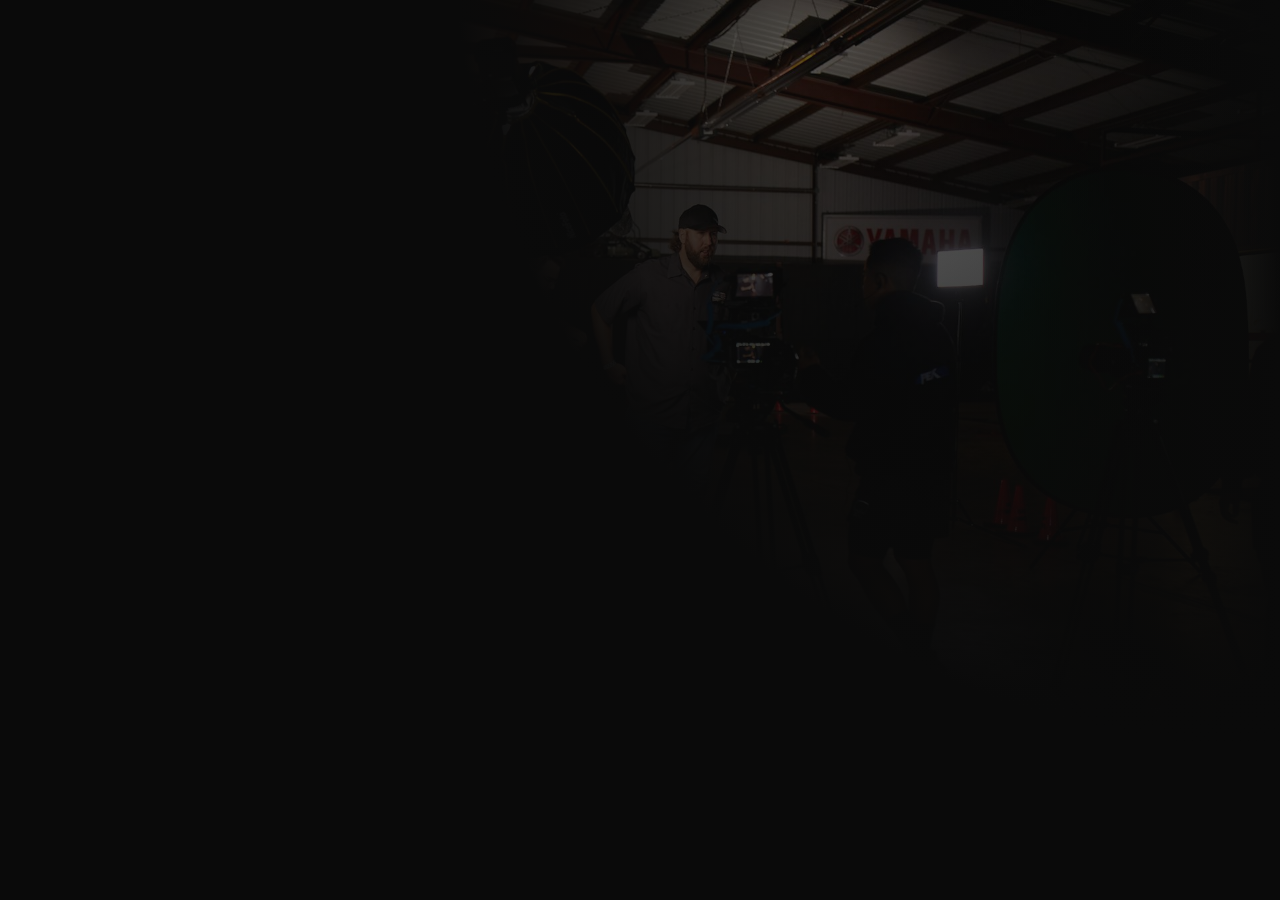
<file: 001-background-opacity-gradient/index.html>
<!DOCTYPE html>
<html lang="en">

<head>
  <meta charset="UTF-8">
  <meta name="viewport" content="width=device-width, initial-scale=1.0">
  <title>001 background opacity gradient</title>
</head>
<style>
:root {
    --black: #0a0a0a;
    --white: white;
    --charcoal: #191a1a;
    --green: #1ff990;
    --gradient-animation--margin-top: 0px;
    --gradient-animation--margin-bottom: 0px;
    --gradient-animation--margin-left: 0px;
    --gradient-animation--margin-right: 0px;
}
* {
    box-sizing: border-box;
}
body {
    background-color: var(--black);
    color: var(--white);
    font-family: Inter Display, sans-serif;
    font-size: 1rem;
    line-height: 1.3;
}
article, aside, details, figcaption, figure, footer, header, hgroup, main, menu, nav, section, summary {
    display: block;
}
img {
    max-width: 100%;
    vertical-align: middle;
    display: inline-block;
}
body {
    -webkit-font-smoothing: antialiased;
    -moz-osx-font-smoothing: grayscale;
    font-smoothing: antialiased;
    text-rendering: optimizeLegibility;
    overscroll-behavior: none;
}

/* background effect */
.background_image {
  z-index: -1;
  width: 115%;
  height: 115%;
  max-width: none;
  opacity: .9;
  object-fit: cover;
  object-position: 50% 50%;
  margin-left: auto;
  margin-right: auto;
  transition: transform .4s linear;
  display: block;
  position: relative;
}

.background_component {
  z-index: -1;
  margin-left: auto;
  margin-right: auto;
  position: absolute;
  top: 0%;
  bottom: 0%;
  left: 0%;
  right: 0%;
}
.background_image-container {
    width: 100%;
    height: 100vh;
    max-height: 50rem;
    max-width: 87rem;
    margin-left: auto;
    margin-right: auto;
    position: relative;
    overflow: hidden;
}

.background_image-wrapper {
  width: 100%;
  height: 100vh;
  max-height: 50rem;
  max-width: 87rem;
  margin-left: auto;
  margin-right: auto;
  position: relative;
  overflow: hidden;
}
.background_edge-gradient {
    z-index: 1;
    width: 100%;
    height: 100%;
    background-image: linear-gradient(to right, var(--black), rgba(10, 10, 10, 0) 38%, rgba(10, 10, 10, 0) 62%, var(--black));
    position: absolute;
}
.background_image-gradient {
  height: 9rem;
  background-image: linear-gradient(to top, var(--black), rgba(0, 0, 0, .82) 32%, rgba(0, 0, 0, 0));
  position: absolute;
  top: auto;
  bottom: 0%;
  left: 0%;
  right: 0%;
}

.background_gradient-wrapper {
  z-index: 2;
  width: 100%;
  height: 100%;
  justify-content: center;
  align-items: center;
  display: flex;
  position: absolute;
  top: 0%;
  bottom: 0%;
  left: 0%;
  right: 0%;
  overflow: hidden;
  transform: translate(0);
}

.background_gradient {
  width: 200%;
  height: 200%;
  background-image: radial-gradient(circle farthest-corner at 50% 50%, rgba(0, 0, 0, 0), var(--black) 65%);
}
.background_image {
    width: 100%;
    height: 100%;
  }
.background_gradient {
  background-image: radial-gradient(circle, rgba(0, 0, 0, 0), #000 60%);
}
@media screen and (max-width: 991px){
  .background_image {
    width: 100%;
    height: 100%;
}
.background_edge-gradient {
    display: none;
}
.background_gradient {
    background-image: radial-gradient(circle, rgba(0, 0, 0, 0), #000 60%);
}
}


</style>
<body>

  <div class="background_component" style="opacity: 1;">
    <div class="background_image-container">
      <div class="background_gradient-wrapper">
        <div class="background_gradient"
          style="background: radial-gradient(at 101% 20%, hsla(0, 0.00%, 0.00%, 0.00), var(--black) 46%);"></div>
      </div>
      <div class="background_edge-gradient"></div>
      <div class="background_image-wrappe">
        <img
          src="pexels-miguel-de-la-rosa-506672258-16175210.jpg" 
          class="background_image" >
        </div>
      <div class="background_image-gradient"></div>
    </div>
  </div>

  <!-- https://www.bootcdn.cn/jquery/ -->
  <script src="https://cdn.bootcdn.net/ajax/libs/jquery/3.6.0/jquery.min.js" type="text/javascript"  crossorigin="anonymous"></script>


  <script>
    $(document).mousemove(function (event) {
      let windowWidth = $(window).width();
      // Only execute if window width is greater than 990px
      if (windowWidth > 990) {
        let windowHeight = $(window).height();
        let intensity = 3;
        let mouseXpercentage = Math.round((event.pageX / windowWidth) * 100);
        let mouseYpercentage = Math.round((event.pageY / windowHeight) * 100);
        let mouseXpercentagetenx = Math.round(
          ((event.pageX / windowWidth) * 10 - 5) * intensity
        );
        let mouseYpercentagetenx = Math.round(
          ((event.pageY / windowHeight) * 10 - 5) * intensity
        );
    
        console.log(
          `x-percent is ${mouseXpercentagetenx}`,
          `y-percent is ${mouseYpercentagetenx}`
        );
    
        $(".background_gradient").css(
          "background",
          "radial-gradient(at " +
            mouseXpercentage +
            "% " +
            mouseYpercentage +
            "%, hsla(0, 0.00%, 0.00%, 0.00), var(--black) 46%)"
        );
    
        $(".background_image").css(
          "transform",
          "translate(" + mouseXpercentagetenx + "px," + mouseYpercentagetenx + "px)"
        );
      }
    });
    </script>

</body>

</html>
</file>
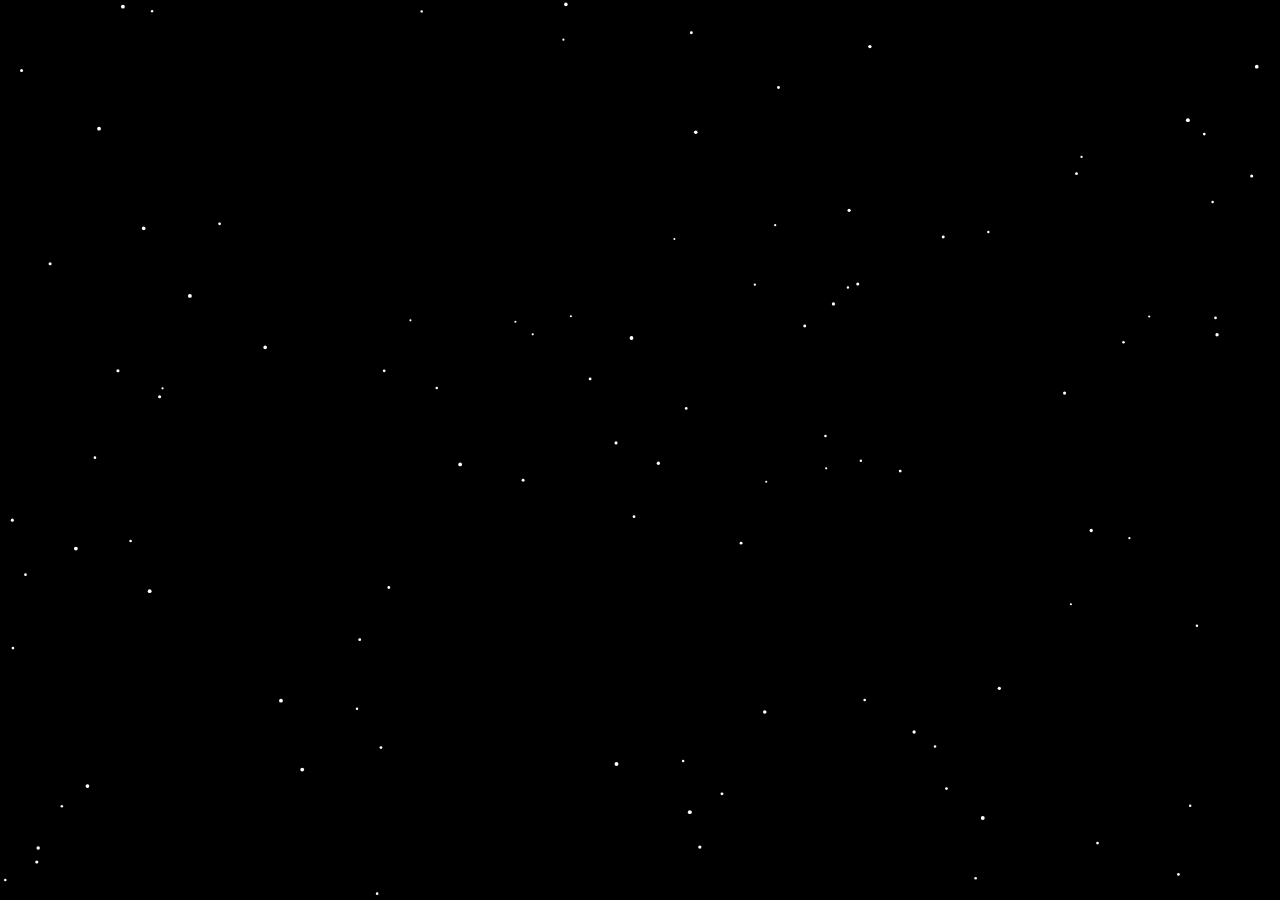
<file: 002-floating-stars-canvas/index.html>
<!DOCTYPE html>
<html>
<head>
    <title>Particle Animation (Canvas)</title>
    <style>
        body {
            margin: 0;
            overflow: hidden;
            background: black;
        }
        canvas {
            display: block;
        }
    </style>
</head>
<body>
    <canvas id="canvas"></canvas>

    <script>
        const canvas = document.getElementById("canvas");
        const ctx = canvas.getContext("2d");

        // Set canvas size to fill the entire window
        canvas.width = window.innerWidth;
        canvas.height = window.innerHeight;

        const floatingSpeed = 0.5; // Adjust this value to control the floating speed
        const sizeRange = { min: 1, max: 2 }; // Adjust these values to control the size range

        // Generate random particles
        const particles = [];
        const particleCount = 100;

        for (let i = 0; i < particleCount; i++) {
            particles.push({
                x: Math.random() * canvas.width,
                y: Math.random() * canvas.height,
                radius: Math.random() * (sizeRange.max - sizeRange.min) + sizeRange.min,
                speed: Math.random() * floatingSpeed + 1
            });
        }

        // Animation loop
        function animate() {
            // Clear canvas
            ctx.clearRect(0, 0, canvas.width, canvas.height);

            // Update particle positions
            particles.forEach(particle => {
                particle.y -= particle.speed;

                // Reset particle position if it goes off-screen
                if (particle.y < 0) {
                    particle.x = Math.random() * canvas.width;
                    particle.y = canvas.height;
                }

                // Draw particle
                ctx.beginPath();
                ctx.arc(particle.x, particle.y, particle.radius, 0, Math.PI * 2);
                ctx.fillStyle = "white";
                ctx.fill();
            });

            // Call animate recursively
            requestAnimationFrame(animate);
        }

        // Start animation
        animate();
    </script>
</body>
</html>
</file>
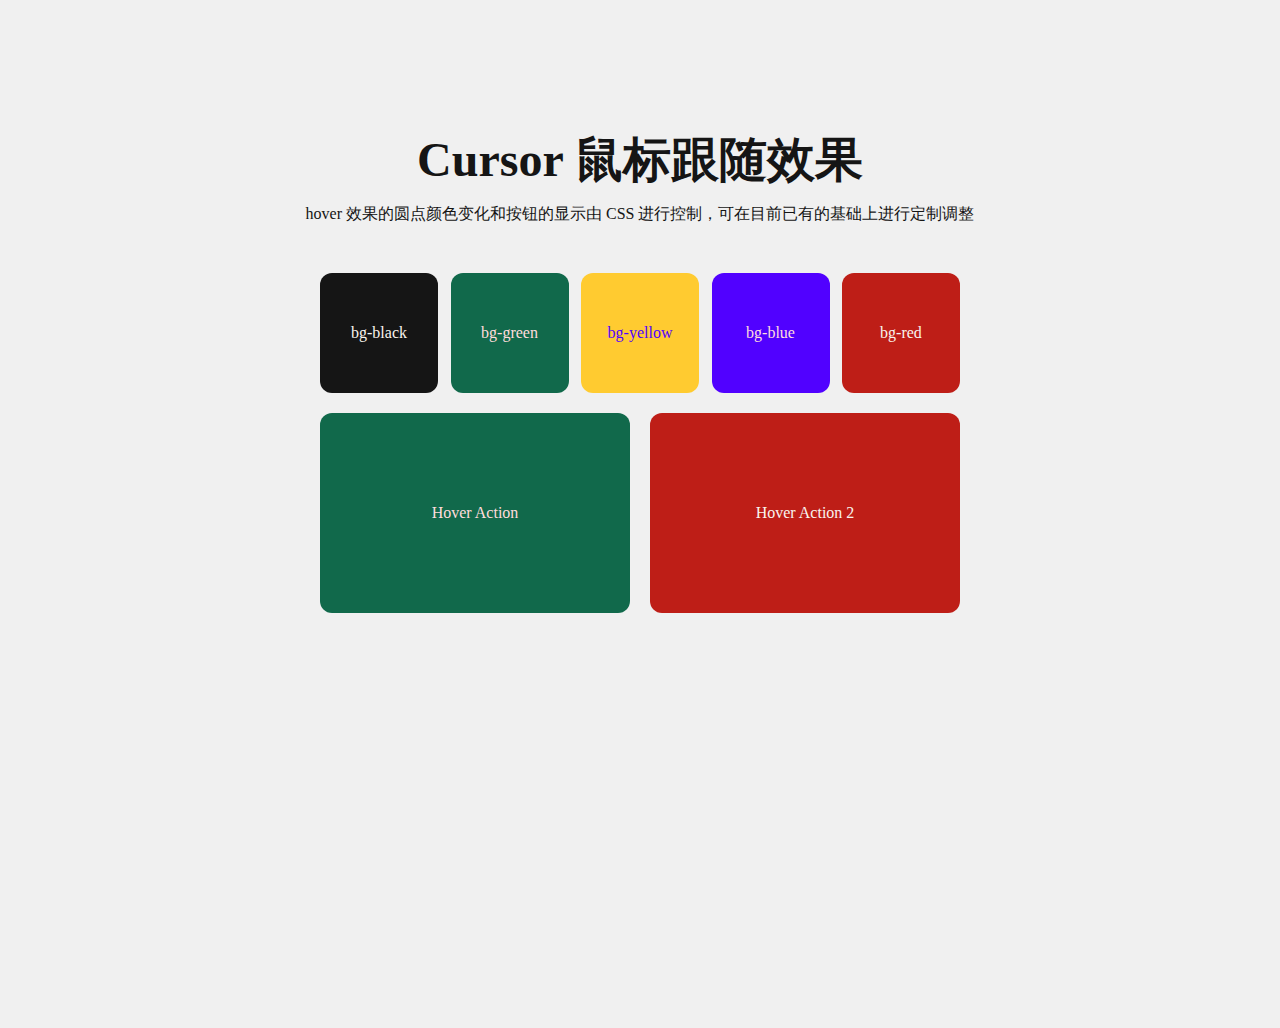
<file: cursor/001-cursor-following/index.html>
<!DOCTYPE html>
<html lang="en">
<head>
  <meta charset="UTF-8">
  <meta name="viewport" content="width=device-width, initial-scale=1.0">
  <title> 001 - Cursor following </title>
</head>
<link rel="stylesheet" href="common/reset.css">
<link rel="stylesheet" href="cursor.css">
<link rel="stylesheet" href="custom.css">

<body class="case-test">

  <!-- Copy HTML  | Cursor content -->
   <!-- <div id="cursor"></div> -->
   <div id="cursor" >
      <a href="" target="" class="popin-button__wrapper hover " id="play-button">
          <div class="cursor-button popin-button bg-yellow size-xl">
            Click ↗
          </div>
      </a>        
      <a href="" target="" class="popin-button__wrapper hover " id="start-button">
          <div class="cursor-button popin-button bg-green size-xl">
              Start ↗
          </div>
      </a>    
  </div>

   <!-- End Copy | Cursor content -->

   <!-- Effect Content -->
    <!-- 效果来源： https://popingroup.com/
    https://popingroup.com/wp-content/themes/popin/assets/js/components/cursor.js -->

    <div class="effect">
      <div class="effect-tip">
        <h1>Cursor 鼠标跟随效果</h1>
        <p>
          hover 效果的圆点颜色变化和按钮的显示由 CSS 进行控制，可在目前已有的基础上进行定制调整
        </p>

      </div>
      <div class="effect-box">
          <a href="" class="effect-hover bg-black">bg-black</a>
          <a href="" class="effect-hover bg-green">bg-green</a>
          <a href="" class="effect-hover bg-yellow">bg-yellow</a>
          <a href="" class="effect-hover bg-blue">bg-blue</a>
          <a href="" class="effect-hover bg-red">bg-red</a>
      </div>
      <div class="effect-box">
        <a href="" class="effect-btn hover-play bg-green">Hover Action</a>
        <a href="" class="effect-btn start-hover  hover-play bg-red">Hover   Action 2
        </a>

    </div>

   <!-- End Effect Content -->


   <!-- Copy JS | JS Content -->
   <script src="https://cdnjs.cloudflare.com/ajax/libs/gsap/3.12.5/gsap.min.js" integrity="sha512-7eHRwcbYkK4d9g/6tD/mhkf++eoTHwpNM9woBxtPUBWm67zeAfFC+HrdoE2GanKeocly/VxeLvIqwvCdk7qScg==" crossorigin="anonymous" referrerpolicy="no-referrer"></script>
  <script type="module" >
    import Cursor from "./cursor.js";  
    const cursor = new Cursor();  
  </script>
</body>
</html>
</file>
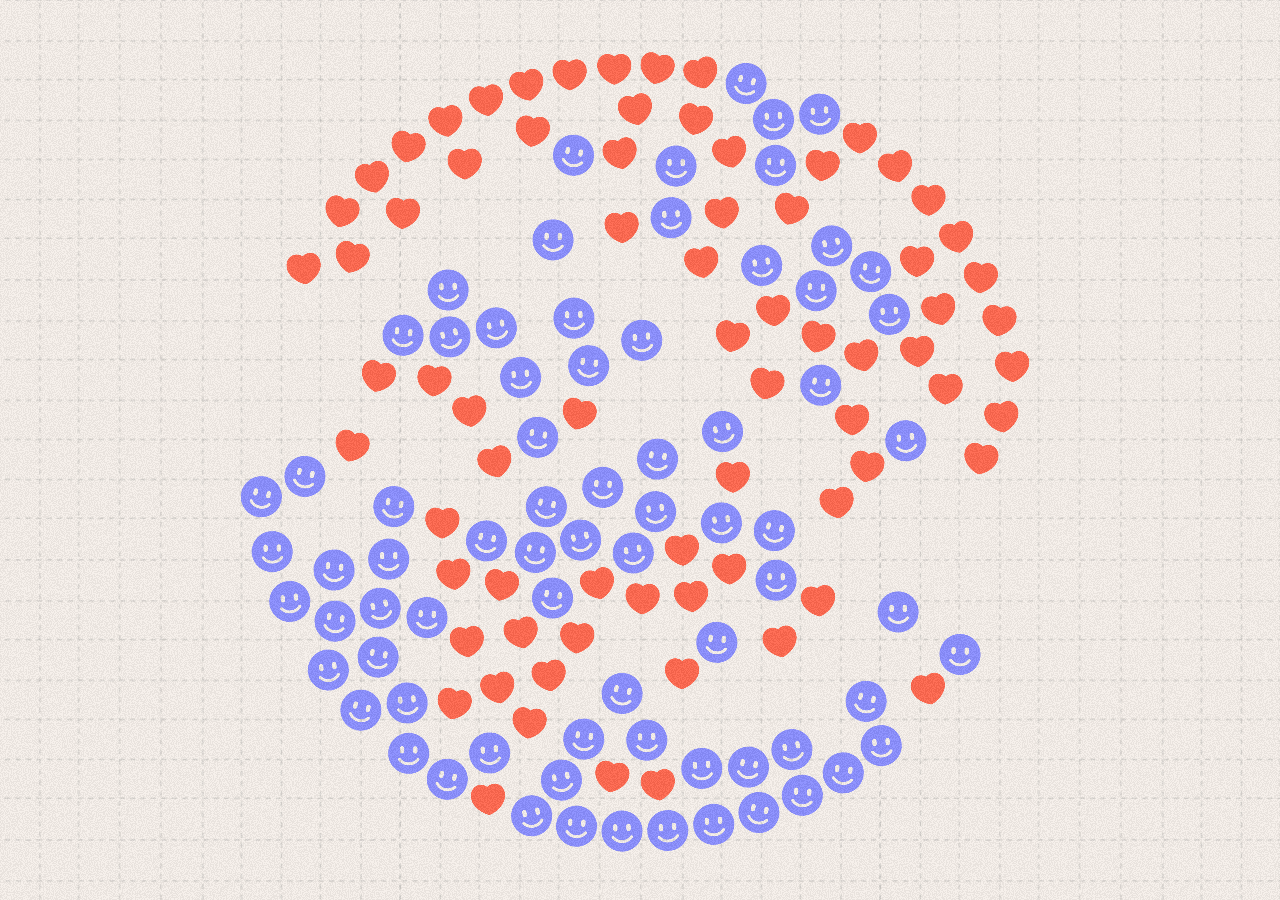
<file: effects/005-[finished]-shader_gravity-particle/index.html>
<!DOCTYPE html>
<html>
<head>
	<meta charset="UTF-8">
	<meta http-equiv="X-UA-Compatible" content="IE=9; IE=8; IE=7; IE=EDGE"/>
	<meta name="viewport" content="width=device-width, initial-scale=1.0">
	<style>
		body {
			padding: 0;
			margin: 0;
			background: none transparent;
			overflow: hidden;
			background: #f6f0ea;
		}
		.bg{
			position: fixed;
			left: 0;
			right: 0;
			top: 0;
			width: 100%;
			height: 100%;
			z-index: 0;
			background: url(data/bg-grid.png) repeat center top;
			opacity: 0.75;
		}
		
		/* noise */
		.bg-noise {
				position: fixed;
				z-index: 12;
				width: 100vw;
				height: 100vh;
				background-image: url(data/noise.gif);
				background-position: 0 0,0 0;
				background-size: auto,cover;
				background-repeat: repeat,no-repeat;
				opacity: .05;
		}



		a:active,
		a:hover,
		a:visited,
		a:link {
			color: black;
		}

		canvas{
			position: fixed;
			top: 0;
			left: 0;
			right: 0;
			bottom: 0;
		}

		#p5_loading {

			position: fixed;
			top: 0;
			left: 0;
			right: 0;
			bottom: 0;
		}

	</style>
	<script type="text/javascript" src="p5/p5.min.js"></script>
	<script type="module" src="js/sketch.js"></script>
</head>
<body>
<div class="bg"></div>
<div class="bg-noise"></div>
<div id="p5_loading">
</div>
</body>
</html>
</file>
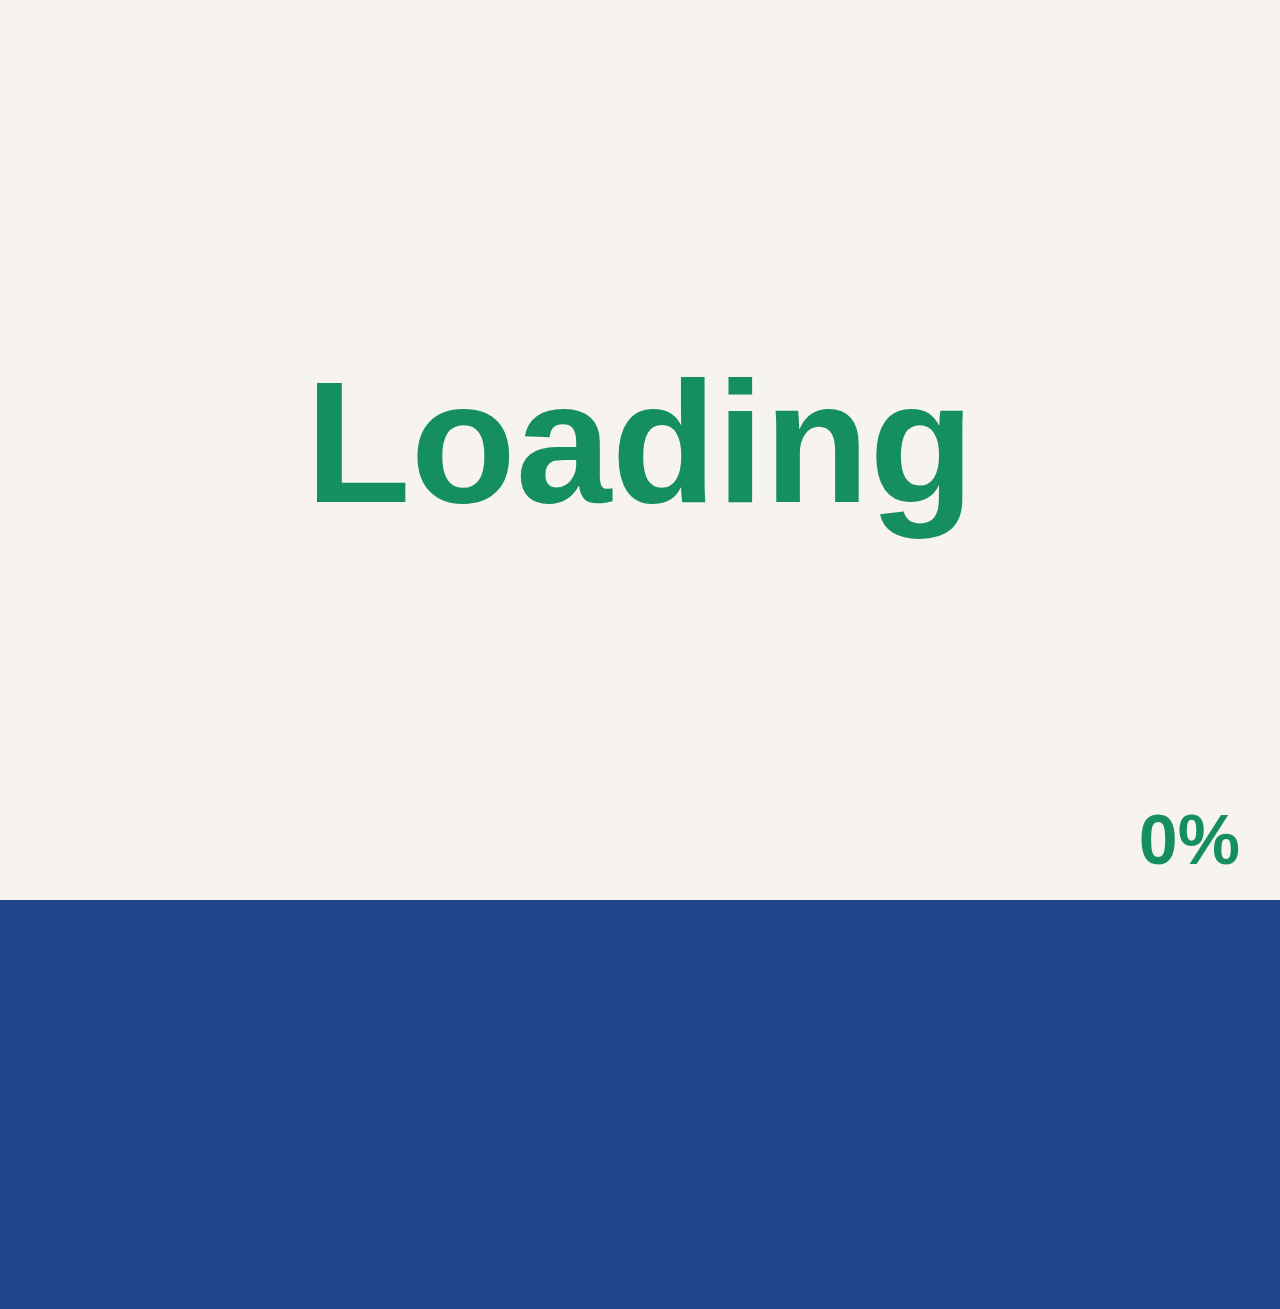
<file: preloader/001-popingroup/index.html>
<!DOCTYPE html>
<html lang="en">

<head>
  <meta charset="UTF-8">
  <meta name="viewport" content="width=device-width, initial-scale=1.0">
  <title>001 Loader</title>
  <link rel="stylesheet" href="assets/reset.css">
  <link rel="stylesheet" href="libs/splitting.css">
  <link rel="stylesheet" href="libs/splitting-cells.css">
  <link rel="stylesheet" href="assets/preloader.css">
</head>

<body>
<!-- Preloader Content -->
  <div class="loading-screen start-hover">
    <div class="loading-screen__text color-green" id="green-loading" >Loading</div>
    <div class="loading-screen__progress bg-red">
      <div class="ls__text-wrapper hover-blue">
        <div class="loading-screen__text color-pink" id="pink-loading">
          Loading
        </div>
        <div class="loading-screen__enter color-pink">
          Ready
        </div>
      </div>
    </div>
    <div class="loading-screen__percent ">0%</div>

    <div class="loading-screen__start-button-mobile">
      <a href="#" target="" class="popin-button__wrapper hover " id="">
        <div class="popin-button bg-white size-xl">
          Enter
        </div>
      </a>
    </div>
  </div>

  <div class="page-transition">
    <div class="pt__curtain --first"></div>
    <!-- <div class="pt__curtain --second"></div> -->
    <div class="pt__curtain --third"></div>
  </div>
<!-- End Preloader Content -->


  <!-- Example Content -->
  <style>
    .example {
      width: 90%;
      margin: 10% auto 80px;
      max-width: 960px;
    }

    h1 {
      font-size: 36px;
      font-weight: bold;
      color: #101010;
      text-align: center;
    }

    p {
      font-size: 16px;
      line-height: 1.33;
      margin: 16px auto 32px;
      text-align: center;
    }

    ul {
      display: grid;
      grid-gap: 16px;
      /* 元素间隔 */
      list-style-type: none;
      /* 移除列表默认样式 */
      padding: 0;
      /* 移除默认padding */
    }
    .example-link{
      text-decoration: underline;
    }
    /* 767px以上使用3栏布局 */
    @media (min-width: 768px) {
      ul {
        grid-template-columns: repeat(3, 1fr);
        /* 三栏布局 */
      }
    }

    /* 468px到767px使用两栏布局 */
    @media (min-width: 468px) and (max-width: 767px) {
      ul {
        grid-template-columns: repeat(2, 1fr);
        /* 两栏布局 */
      }
    }

    /* 467px以下使用单栏布局 */
    @media (max-width: 467px) {
      ul {
        grid-template-columns: 1fr;
        /* 单栏布局 */
      }
    }
  </style>

  <div class="example">
    <h1>Preloading Effect</h1>
    <p  style="margin-bottom:0;">Make by <a href="https://606design.art/" class="example-link" target="_blank">Rico | 606 DESIGN</a> </p>
    <p><a class="example-link" href="https://606design.art/" target="_blank">浏览更多动效资产</a> </p>
    <ul>
      <li><img src="assets/01.jpg" alt=""></li>
      <li><img src="assets/02.jpg" alt=""></li>
      <li><img src="assets/03.jpg" alt=""></li>
      <li><img src="assets/04.jpg" alt=""></li>
      <li><img src="assets/05.jpg" alt=""></li>
      <li><img src="assets/06.jpg" alt=""></li>
    </ul>
  </div>
  <!-- End Example Content -->
  <!-- <script src="https://cdn.jsdelivr.net/npm/gsap@3.12.5/dist/gsap.min.js"></script> -->
  <script src="libs/gsap.min.js"></script>
  <script src="libs/splitting.min.js"></script>
  <script type="module" src="preloader.js"></script>
</body>

</html>
</file>
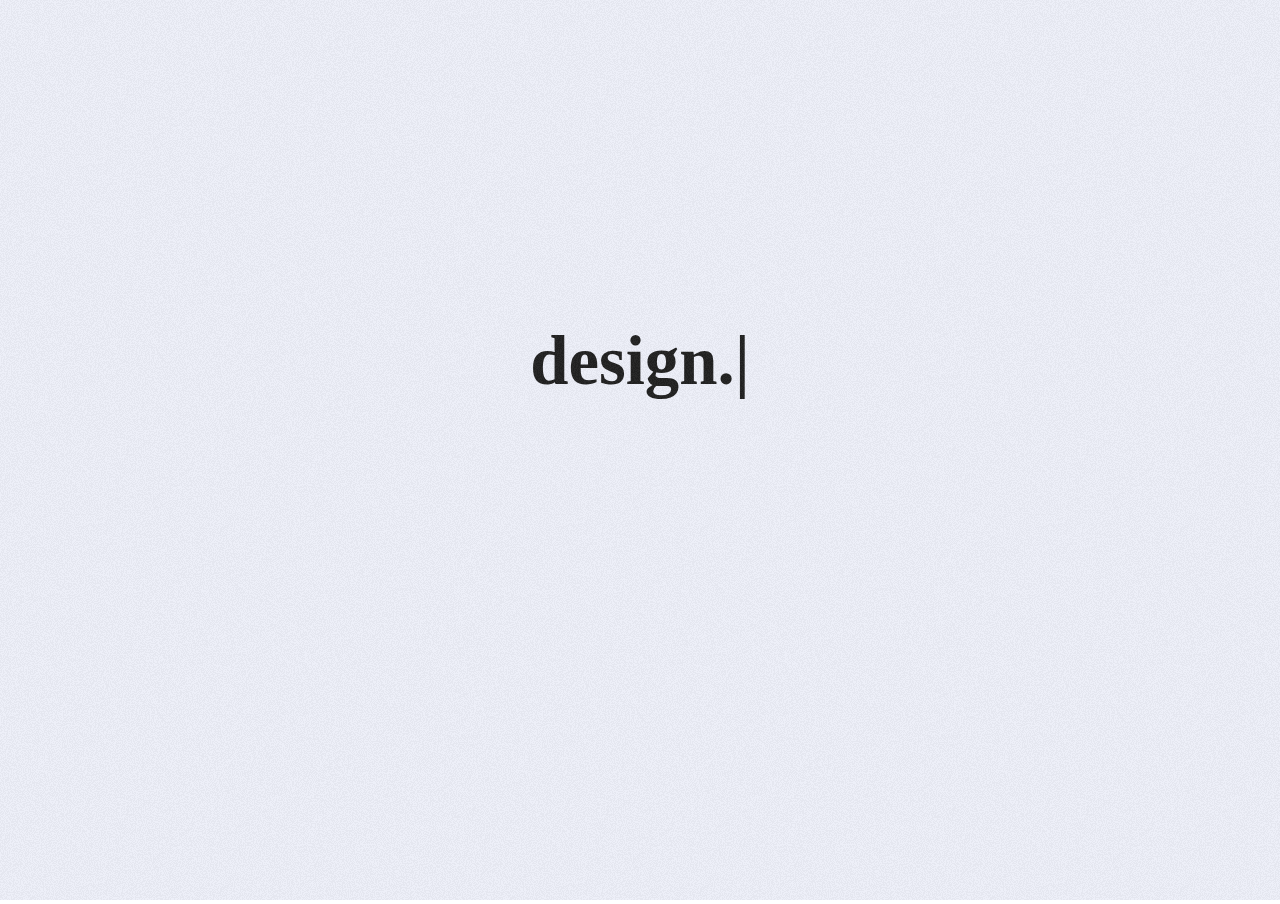
<file: preloader/002-type-writer/index.html>
<!DOCTYPE html>
<html lang="en">
  <head>
    <meta charset="UTF-8" />
    <meta http-equiv="X-UA-Compatible" content="IE=edge" />
    <meta name="viewport" content="width=device-width, initial-scale=1.0" />
    <title>Loading 002 Type Write</title>
  </head>
  <body>
    <!-- START preloader-wrapper -->
    <div class="preloader-wrapper" id="preloader" style="">
      <div class="preloader-inner">
        <h1 class="typing-text preloader-text"></h1>
      </div>
      <div class="noise"></div>
    </div>
    <!-- END preloader-wrapper -->
    <style>
        .noise {
            position: absolute;
            z-index: 1;
            top: 0;
            left: 0;
            right: 0;
            bottom: 0;
            width: 100vw;
            height: 100vh;
            background-image: url(assets/noise.gif);
            background-position: 0 0, 0 0;
            background-size: auto, cover;
            background-repeat: repeat, no-repeat;
            opacity: 0.03;
        }
    </style>
    <style>
      /*------------------------------------------------------------------
        # preloader style
        -------------------------------------------------------------------*/
      .preloader-wrapper {
        position: fixed;
        top: 0;
        left: 0;
        height: 100vh;
        width: 100vw;
        z-index: 9999999;
        text-align: center;
        overflow: hidden;
        background-color: #edeff8;
        transition: 1s;
      }

      .preloader-inner {
        position: absolute;
        top: 50%;
        left: 50%;
        width: 100%;
        transition: 0.7s ease;
        transform: translate(-50%, -50%);
      }

      .preloader-wrapper.loaded {
        height: 0;
      }
      .preloader-wrapper.loaded img {
        opacity: 0;
      }
      .preloader-text {
        font-size: 60px;
        font-size: clamp(48px, 36.323943662px + 2.5352112676vw, 96px);
        line-height: normal;
        color: #222;
        margin-top: -128px;
      }

      .typing-text::after {
        content: "|";
        animation: blink ease 0.7s infinite;
      }

      @keyframes blink {
        0%,
        100% {
          opacity: 0;
        }
        50% {
          opacity: 1;
        }
      }
    </style>
    <script>
        window.onload = function() {
                function preLoader() {
                    var body = document.body;
                    body.classList.add("loaded");
                    var preloaderWrappers = document.querySelectorAll(".preloader-wrapper");
                    preloaderWrappers.forEach(function(wrapper) {
                        wrapper.classList.add("loaded");
                    });
                    var preloaderTexts = document.querySelectorAll(".preloader-text");
                    preloaderTexts.forEach(function(text) {
                        text.style.opacity = 0;
                        text.style.transition = 'opacity 500ms ease-out';
                        setTimeout(function() {
                            text.remove();
                        }, 500);
                    });
                }
                setTimeout(function () {
                    preLoader();
                },6000);
        };
        //loading slow force hide preloader
        //（可选）强制6秒后执行结束Loading
        //   setTimeout(function () {
        //     var perload = document.getElementById("preloader");
        //     perload.style.display = "none";
        //   }, 6000);
      // get the element
      const text = document.querySelector(".typing-text");
      // make a words array
      const words = ["design.", "code.", "repeat."];
      // start typing effect
      setTyper(text, words);
      function setTyper(element, words) {
        const LETTER_TYPE_DELAY = 75;
        const WORD_STAY_DELAY = 1200;
        const DIRECTION_FORWARDS = 0;
        const DIRECTION_BACKWARDS = 1;
        var direction = DIRECTION_FORWARDS;
        var wordIndex = 0;
        var letterIndex = 0;
        var wordTypeInterval;
        startTyping();
        function startTyping() {
          wordTypeInterval = setInterval(typeLetter, LETTER_TYPE_DELAY);
        }

        function typeLetter() {
          const word = words[wordIndex];

          if (direction == DIRECTION_FORWARDS) {
            letterIndex++;

            if (letterIndex == word.length) {
              direction = DIRECTION_BACKWARDS;
              clearInterval(wordTypeInterval);
              setTimeout(startTyping, WORD_STAY_DELAY);
            }
          } else if (direction == DIRECTION_BACKWARDS) {
            letterIndex--;

            if (letterIndex == 0) {
              nextWord();
            }
          }

          const textToType = word.substring(0, letterIndex);

          element.textContent = textToType;
        }

        function nextWord() {
          letterIndex = 0;
          direction = DIRECTION_FORWARDS;
          wordIndex++;

          if (wordIndex == words.length) {
            wordIndex = 0;
          }
        }
      }
    </script>

  <!-- Example Content 内容示例，不需复制 -->
   <style>
    body, html {  
        margin: 0;  
        padding: 0;  
        height: 100%; /* 使得body和html的高度都为100% */  
        overflow-y: hidden;
    }  
    /* 设置iframe样式 */  
    iframe {  
        margin:0 auto;
        padding: 0;
        width: 100%; /* 宽度为父容器的100% */  
        height: auto;
        min-height: 100vh; /* 高度为视口高度的100%，即全屏高度 */  
        border: none; /* 移除iframe的边框 */  
        /* 如果需要滚动条，可以取消注释以下行 */  
        overflow: auto;  

    }  
   </style>
    <iframe src="dont-copy/home/home.html" frameBorder="0" ></iframe>
  <!-- End Example Content -->


  </body>
</html>
</file>
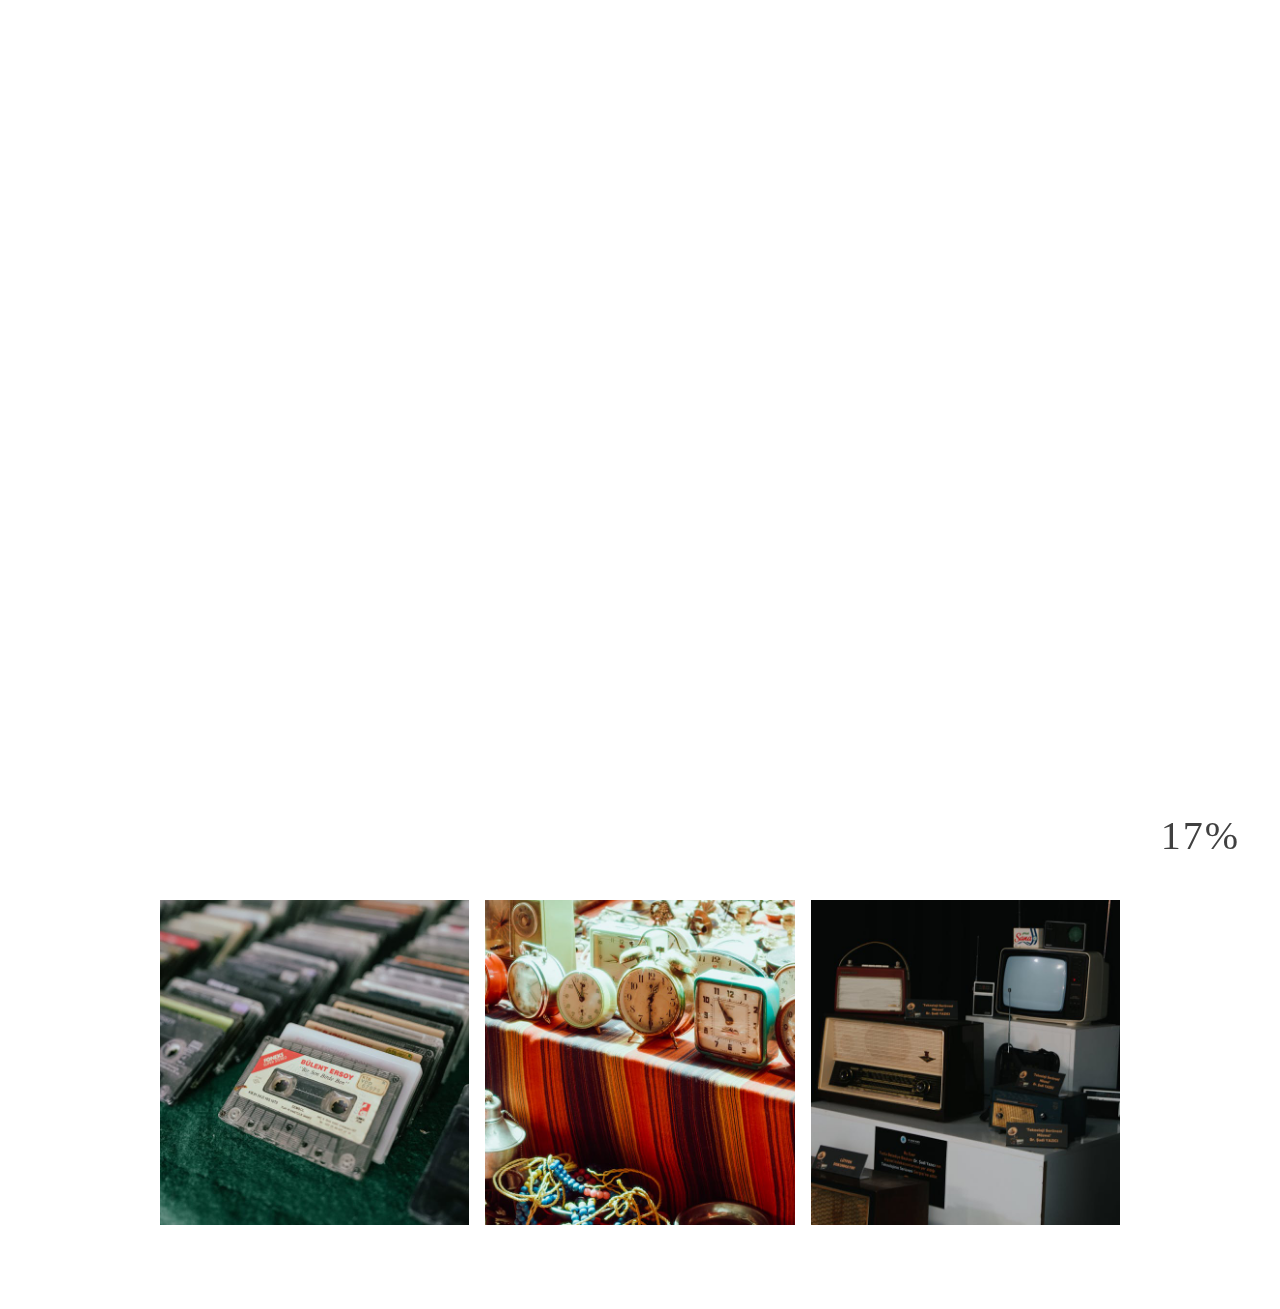
<file: preloader/004-step-overlap/index.html>
<!DOCTYPE html>
<html lang="en">
<head>
  <meta charset="UTF-8">
  <meta name="viewport" content="width=device-width, initial-scale=1.0">
  <title>004 Step Overlap Preloader</title>
  <link rel="stylesheet" href="assets/reset.css">
  <link rel="stylesheet" href="libs/splitting.css">
  <link rel="stylesheet" href="libs/splitting-cells.css">
  <link rel="stylesheet" href="assets/preloader.css">
</head>

<body>
  <div class="preloader">
    <div class="loading-block upperone">
      <div class="preloader-title preloader-splitting words chars splitting">
        <span class="word" data-word="Creative" style="--word-index: 0;">
          <span class="char" data-char="C" style="--char-index: 0;">C</span>
          <span class="char" data-char="r" style="--char-index: 1;">r</span>
          <span class="char" data-char="e" style="--char-index: 2;">e</span>
          <span class="char" data-char="a" style="--char-index: 3;">a</span>
          <span class="char" data-char="t" style="--char-index: 4;">t</span>
          <span class="char" data-char="i" style="--char-index: 5;">i</span>
          <span class="char" data-char="v" style="--char-index: 6;">v</span>
          <span class="char" data-char="e" style="--char-index: 7;">e</span>
          <span class="char" data-char="" style="--char-index: 8;"></span>
          <span class="char" data-char="" style="--char-index: 9;"></span>
        </span>
        <span class="whitespace"></span>
        <span class="word" data-word="Designer" style="--word-index: 1;">
          <span class="char" data-char="D" style="--char-index: 8;">D</span>
          <span class="char" data-char="e" style="--char-index: 9;">e</span>
          <span class="char" data-char="s" style="--char-index: 10;">s</span>
          <span class="char" data-char="i" style="--char-index: 11;">i</span>
          <span class="char" data-char="g" style="--char-index: 12;">g</span>
          <span class="char" data-char="n" style="--char-index: 13;">n</span>
          <span class="char" data-char="e" style="--char-index: 14;">e</span>
          <span class="char" data-char="r" style="--char-index: 15;">r</span>
        </span>
      </div>
      <div class="preloader-progress">
        <div class="preloader-progress-count">
          <span class="loading-num"></span>%
        </div>
      </div>
    </div>
    <div class="loading-block downone"></div>
    <div class="loading-block downtwo"></div>
  </div>
  <!-- Example Content -->
  <style>
    .example {
      width: 90%;
      margin: 10% auto 80px;
      max-width: 960px;
    }

    h1 {
      font-size: 36px;
      font-weight: bold;
      color: #101010;
      text-align: center;
    }

    p {
      font-size: 16px;
      line-height: 1.33;
      margin: 16px auto 32px;
      text-align: center;
    }

    ul {
      display: grid;
      grid-gap: 16px;
      /* 元素间隔 */
      list-style-type: none;
      /* 移除列表默认样式 */
      padding: 0;
      /* 移除默认padding */
    }
    .example-link{
      text-decoration: underline;
    }
    /* 767px以上使用3栏布局 */
    @media (min-width: 768px) {
      ul {
        grid-template-columns: repeat(3, 1fr);
        /* 三栏布局 */
      }
    }

    /* 468px到767px使用两栏布局 */
    @media (min-width: 468px) and (max-width: 767px) {
      ul {
        grid-template-columns: repeat(2, 1fr);
        /* 两栏布局 */
      }
    }

    /* 467px以下使用单栏布局 */
    @media (max-width: 467px) {
      ul {
        grid-template-columns: 1fr;
        /* 单栏布局 */
      }
    }
  </style>
  <div class="example">
    <h1>Preloading Effect</h1>
    <p  style="margin-bottom:0;">Make by <a href="https://606design.art/" class="example-link" target="_blank">Rico | 606 DESIGN</a> </p>
    <p><a class="example-link" href="https://606design.art/" target="_blank">浏览更多动效资产</a> </p>
    <ul>
      <li><img src="assets/01.jpg" alt=""></li>
      <li><img src="assets/02.jpg" alt=""></li>
      <li><img src="assets/03.jpg" alt=""></li>
      <li><img src="assets/04.jpg" alt=""></li>
      <li><img src="assets/05.jpg" alt=""></li>
      <li><img src="assets/06.jpg" alt=""></li>
    </ul>
  </div>
  <!-- End Example Content -->

  <!-- <script src="https://cdn.jsdelivr.net/npm/gsap@3.12.5/dist/gsap.min.js"></script> -->
  <script src="libs/gsap.min.js"></script>
  <script type="module" src="preloader.js"></script>
</body>

</html>
</file>
<file: cursor/001-cursor-following/cursor.css>
/* Color CSS */
:root {
    --color-white: #FFFFFF;
    --color-beige: #F9F4EE;
    --color-black: #151515;
    --color-green: #11694B;
    --color-yellow: #FFCB30;
    --color-pink: #FFDDDD;
    --color-dark-pink: #FCACC5;
    --color-blue: #5101FF;
    --color-red: #BE1E17;
}

body {
    background-color: var(--color-white);
    color: var(--color-black);
}

.bg-white {
    background-color: var(--color-white);
    color: var(--color-black);
}
.bg-beige {
    background-color: var(--color-beige);
    color: var(--color-red);
}
.bg-black {
    background-color: var(--color-black);
    color: var(--color-beige);
}
.bg-green {
    background-color: var(--color-green);
    color: var(--color-pink);
}
.bg-yellow {
    background-color: var(--color-yellow);
    color: var(--color-blue);
}
.bg-pink {
    background-color: var(--color-pink);
    color: var(--color-blue);
}
.bg-dark-pink {
    background-color: var(--color-dark-pink);
    color: var(--color-blue);
}
.bg-blue {
    background-color: var(--color-blue);
    color: var(--color-pink);
}
.bg-red {
    background-color: var(--color-red);
    color: var(--color-beige);
}

.color-white, .color-beige {
    color: var(--color-beige);
}
.color-black {
    color: var(--color-black);
}
.color-green {
    color: var(--color-green);
}
.color-yellow {
    color: var(--color-yellow);
} 
.color-pink {
    color: var(--color-pink);
}
.color-dark-pink {
    color: var(--color-dark-pink);
}
.color-blue {
    color: var(--color-blue);
}
.color-red {
    color: var(--color-red);
}

/* Main */
#cursor {
    --size: 45px;
    --color-blue: #5101FF;
    width: var(--size);
    height: var(--size);
    position: fixed;
    top: 0;
    left: 0;
    background-color: var(--color-blue);
    border-radius: 50%;
    pointer-events: none;
    z-index: 50;
    opacity: 1;
    transition: width .4s ease, height .4s ease, background-color .2s ease, opacity .2s ease;
}
/* body * {
cursor: none !important;
} */
#cursor {
--size: 45px;
width: var(--size);
height: var(--size);
position: fixed;
top: 0;
left: 0;
background-color: var(--color-blue);
border-radius: 50%;
pointer-events: none;
z-index: 50;
opacity: 1;
transition: width .4s ease, height .4s ease, background-color .2s ease, opacity .2s ease;
}

body:not(.cursor-moved) #cursor {
    opacity: 0;
}

.hover {
    cursor: pointer;
}

.cky-btn,
.cky-btn-close {
    cursor: pointer;
}

body:has(.cky-btn:hover) #cursor,
body:has(.cky-btn-close img:hover) #cursor,
body:has(.hover:hover) #cursor {
    --size: 20px;
}

body:has(.bg-black:hover) #cursor,
body:has(.bg-red:hover) #cursor {
    background-color: var(--color-beige);
}
body:has(.bg-green:hover) #cursor {
    background-color: var(--color-pink);
}
body:has(.bg-blue:hover) #cursor {
    background-color: var(--color-pink);
}
body:has(.bg-dark-pink:hover) #cursor,
body:has(.bg-pink:hover) #cursor,
body:has(.bg-yellow:hover) #cursor,
body:has(.hover-blue:hover) #cursor {
    background-color: var(--color-blue);
}
body:has(.bg-beige:hover) #cursor {
    background-color: var(--color-red);
}
body:has(.hover-difference:hover) #cursor {
    mix-blend-mode: difference;
}

/* 
.bg-white {
    background-color: var(--color-white);
    color: var(--color-black);
}
.bg-beige {
    background-color: var(--color-beige);
    color: var(--color-red);
}
.bg-black {
    background-color: var(--color-black);
    color: var(--color-beige);
}
.bg-green {
    background-color: var(--color-green);
    color: var(--color-pink);
}
.bg-yellow {
    background-color: var(--color-yellow);
    color: var(--color-blue);
}
.bg-pink {
    background-color: var(--color-pink);
    color: var(--color-blue);
}
.bg-dark-pink {
    background-color: var(--color-dark-pink);
    color: var(--color-blue);
}
.bg-blue {
    background-color: var(--color-blue);
    color: var(--color-pink);
}
.bg-red {
    background-color: var(--color-red);
    color: var(--color-beige);
}
*/

.start-hover,
.hover-play {
    cursor: pointer;
}

#play-button, #start-button {
    position: absolute;
    top: 50%;
    left: 50%;
    transform: translate(-50%, -50%);
}
.cursor-button{
    font-size: 16px;
    padding: 8px 20px;
    border-radius: 6px;
    white-space:nowrap; 

}
#play-button .popin-button,
#start-button .popin-button {
    transform: scale(0);
}

body:not(:has(.hover-play:hover)) #cursor #play-button .popin-button {
    transition: all .4s cubic-bezier(.5,-.75,.7,1);
}
body:has(.hover-play:hover) #cursor #play-button .popin-button,
body:has(.start-hover:hover) #cursor #start-button .popin-button {
    transform: scale(1);
}
body:has(.hover-play:hover) #cursor {
    background-color: transparent;
}
/* 
#cursor[data-hover-play=false] #play-button .popin-button {
    transition: all .4s cubic-bezier(.5,-.75,.7,1);
}
#cursor[data-hover-play=true] #play-button .popin-button {
    transform: scale(1);
}
#cursor[data-hover-play=true] {
    background-color: transparent;
} */

body:has(.hide-cursor:hover) #cursor {
    --size: 0px;
    transition: width .4s cubic-bezier(.5,-.75,.7,1), height .4s cubic-bezier(.5,-.75,.7,1);
}
</file>
<file: cursor/001-cursor-following/custom.css>
/* Case CSS */

.case-test{
  width: 100%;
  min-height: 100vh;
  background-color: #f0f0f0;
}
h1{
  font-size: 48px;
  font-weight: bold;
}
p{
  font-size:16px;
  margin:12px auto 48px;
}
.effect{
  position: relative;
  margin:10% auto;
  text-align: center;
  display: flex;
  justify-content: center;
  align-items: center;
  /* gap: 20px; */
  flex-wrap: wrap;
  flex-direction: column;
}
.effect-box{
  display: flex;
  justify-content: space-between;
  align-items: flex-start;
  flex-wrap: wrap;
  margin-bottom: 20px;
  max-width: 640px;
  width: 100%;
}
.effect-hover{
  border-radius:12px;
  width: calc(20% - 10px);
  height: 120px;
  display: block;
  text-align: center;
  display: flex;
  align-items: center;
  justify-content: center;
}
.effect-btn{
  width: calc(50% - 10px);
  height: 200px;
  display: block;
  text-align: center;
  display: flex;
  align-items: center;
  justify-content: center;
  border-radius:12px;
}
</file>
<file: preloader/001-popingroup/libs/splitting.css>
/* Recommended styles for Splitting */
.splitting .word,
.splitting .char {
  display: inline-block;
}

/* Psuedo-element chars */
.splitting .char {
  position: relative;
}

/**
 * Populate the psuedo elements with the character to allow for expanded effects
 * Set to `display: none` by default; just add `display: block` when you want
 * to use the psuedo elements
 */
.splitting .char::before,
.splitting .char::after {
  content: attr(data-char);
  position: absolute;
  top: 0;
  left: 0;
  visibility: hidden;
  transition: inherit;
  user-select: none;
}

/* Expanded CSS Variables */

.splitting {
  /* The center word index */
  --word-center: calc((var(--word-total) - 1) / 2);

  /* The center character index */
  --char-center: calc((var(--char-total) - 1) / 2);

  /* The center character index */
  --line-center: calc((var(--line-total) - 1) / 2);
}

.splitting .word {
  /* Pecent (0-1) of the word's position */
  --word-percent: calc(var(--word-index) / var(--word-total));

  /* Pecent (0-1) of the line's position */
  --line-percent: calc(var(--line-index) / var(--line-total));
}

.splitting .char {
  /* Percent (0-1) of the char's position */
  --char-percent: calc(var(--char-index) / var(--char-total));

  /* Offset from center, positive & negative */
  --char-offset: calc(var(--char-index) - var(--char-center));

  /* Absolute distance from center, only positive */
  --distance: calc(
     (var(--char-offset) * var(--char-offset)) / var(--char-center)
  );

  /* Distance from center where -1 is the far left, 0 is center, 1 is far right */
  --distance-sine: calc(var(--char-offset) / var(--char-center));

  /* Distance from center where 1 is far left/far right, 0 is center */
  --distance-percent: calc((var(--distance) / var(--char-center)));
}
</file>
<file: preloader/001-popingroup/libs/splitting-cells.css>
.splitting.cells img { width: 100%; display: block; }

@supports ( display: grid ) {
  .splitting.cells {
    position: relative;
    overflow: hidden;
    background-size: cover;
    visibility: hidden;
  }

  .splitting .cell-grid {
    background: inherit;
    position: absolute;
    top: 0; 
    left: 0; 
    width: 100%; 
    height: 100%;
    display: grid;
    grid-template: repeat( var(--row-total), 1fr ) / repeat( var(--col-total), 1fr );
  }

  .splitting .cell {
    background: inherit;
    position: relative;
    overflow: hidden;
  }

  .splitting .cell-inner {
    background: inherit;
    position: absolute;
    visibility: visible;
    /* Size to fit the whole container size */
    width: calc(100% * var(--col-total));
    height: calc(100% * var(--row-total));
    /* Position properly */
    left: calc(-100% * var(--col-index));
    top: calc(-100% * var(--row-index));
  }

  /* Helper variables for advanced effects */
  .splitting .cell {
    --center-x: calc((var(--col-total) - 1) / 2);
    --center-y: calc((var(--row-total) - 1) / 2);

    /* Offset from center, positive & negative */
    --offset-x: calc(var(--col-index) - var(--center-x));
    --offset-y: calc(var(--row-index) - var(--center-y));

    /* Absolute distance from center, only positive */
    --distance-x: calc( (var(--offset-x) * var(--offset-x)) / var(--center-x) );

    /* Absolute distance from center, only positive */
    --distance-y: calc( (var(--offset-y) * var(--offset-y)) / var(--center-y) );
  }
}
</file>
<file: preloader/001-popingroup/assets/preloader.css>
/* VARIABLES */
/* COLOR */
:root {
  /* --color-white: #FFFFFF;
  --color-beige: #F9F4EE;
  --color-black: #151515;
  --color-green: #11694B;
  --color-yellow: #FFCB30;
  --color-pink: #FFDDDD;
  --color-dark-pink: #FCACC5;
  --color-blue: #5101FF;
  --color-red: #BE1E17; */
  --color-white: #FFFFFF;
  --color-beige: #F9F4EE;
  --color-black: #151515;
  --color-green: #158e62;
  --color-yellow: #FFCB30;
  --color-pink: #f7f3ef;
  --color-dark-pink: #f0bdcd;
  --color-blue: #1b6ce2;
  --color-red: #20458a;
}
@import url('https://fonts.googleapis.com/css2?family=Dela+Gothic+One&display=swap');
.abril-fatface-regular {
  font-family: "Archivo Black", sans-serif;
  font-weight: bold;
  font-style: normal;
}

body {
  background-color: var(--color-white);
  color: var(--color-black);
  font-family: "Dela Gothic One", 'Trebuchet MS', 'Lucida Sans Unicode', 'Lucida Grande', 'Lucida Sans', Arial, sans-serif;
  font-weight: bold;
  font-style: normal;
}

.bg-white {
  background-color: var(--color-white);
  color: var(--color-black);
}
.bg-beige {
  background-color: var(--color-beige);
  color: var(--color-red);
}
.bg-black {
  background-color: var(--color-black);
  color: var(--color-beige);
}
.bg-green {
  background-color: var(--color-green);
  color: var(--color-pink);
}
.bg-yellow {
  background-color: var(--color-yellow);
  color: var(--color-blue);
}
.bg-pink {
  background-color: var(--color-pink);
  color: var(--color-blue);
}
.bg-dark-pink {
  background-color: var(--color-dark-pink);
  color: var(--color-blue);
}
.bg-blue {
  background-color: var(--color-blue);
  color: var(--color-pink);
}
.bg-red {
  background-color: var(--color-red);
  color: var(--color-beige);
}

.color-white, .color-beige {
  color: var(--color-beige);
}
.color-black {
  color: var(--color-black);
}
.color-green {
  color: var(--color-green);
}
.color-yellow {
  color: var(--color-yellow);
} 
.color-pink {
  color: var(--color-pink);
}
.color-dark-pink {
  color: var(--color-dark-pink);
}
.color-blue {
  color: var(--color-blue);
}
.color-red {
  color: var(--color-red);
}


/*
-- Converters --
From pixels to vw --> https://web-development.space/tools/px-to-vw/
From pixels to rem (change root font-size to 20px) --> https://nekocalc.com/es/px-a-rem-conversor
*/
/*
  ██╗ █████╗ ██████╗  ██████╗ 
 ███║██╔══██╗╚════██╗██╔═████╗
 ╚██║╚██████║ █████╔╝██║██╔██║
  ██║ ╚═══██║██╔═══╝ ████╔╝██║
  ██║ █████╔╝███████╗╚██████╔╝
  ╚═╝ ╚════╝ ╚══════╝ ╚═════╝ 
*/
:root {
  --space-1: 8px;
  --space-2: 14px;
  --space-3: 30px;
  --space-4: 40px;
  --space-5: 7.813vw; /* 150px */
  --space-6: 10.417vw; /* 200px */

  --border-radius: 40px;
}

/*
██╗██╗  ██╗██╗  ██╗ ██████╗ 
███║██║  ██║██║  ██║██╔═████╗
╚██║███████║███████║██║██╔██║
██║╚════██║╚════██║████╔╝██║
██║     ██║     ██║╚██████╔╝
╚═╝     ╚═╝     ╚═╝ ╚═════╝ 
*/
@media screen and (max-width: 1440px) {
  :root {
      --space-3: 20px;
      --space-5: 6.944vw; /* 100px */
      --space-6: 8.333vw; /* 120px */
  
      --border-radius: 36px;
  }
}

/*
██╗ ██████╗ ██████╗ ██╗  ██╗
███║██╔═████╗╚════██╗██║  ██║
╚██║██║██╔██║ █████╔╝███████║
██║████╔╝██║██╔═══╝ ╚════██║
██║╚██████╔╝███████╗     ██║
╚═╝ ╚═════╝ ╚══════╝     ╚═╝
*/
@media screen and (max-width: 1024px) {
  :root {
      --space-1: 6px;
      --space-2: 8px;
      --space-3: 15px;
      --space-4: 25px;
      --space-5: 7.813vw; /* 80px */
      --space-6: 9.766vw; /* 100px */

      --border-radius: 32px;
  }
}

/*
██████╗  ██████╗  ██████╗  
██╔════╝ ██╔═████╗██╔═████╗
███████╗ ██║██╔██║██║██╔██║
██╔═══██╗████╔╝██║████╔╝██║
╚██████╔╝╚██████╔╝╚██████╔╝
╚═════╝  ╚═════╝  ╚═════╝ 
*/
@media screen and (max-width: 600px) {
  :root {
      --space-1: 4px;
      --space-2: 6px; 
      --space-3: 10px;
      --space-4: 15px;
      --space-5: 50px;
      --space-6: 70px;
  
      --border-radius: 16px;
  }
}


.border-radius {
  border-radius: var(--border-radius);
}


/* LOADING SCREEB */
.loading-screen {
  position: fixed;
  top: 0;
  left: 0;
  width: 100%;
  height: 100vh;
  height: 100svh;
  background-color: var(--color-pink);
  z-index: 40;
  display: flex;
  justify-content: center;
  align-items: center;
}

.loading-screen, .loading-screen * {
  user-select: none;
}

.loading-screen__progress {
  position: fixed;
  top: 0;
  left: 0;
  width: 100%;
  height: 100vh;
  height: 100svh;
  z-index: 2;
  display: flex;
  justify-content: center;
  align-items: center;
  -webkit-clip-path: polygon(0% 0%, 0% 0%, 0% 100%, 0% 100%);
  clip-path: polygon(0% 0%, 0% 0%, 0% 100%, 0% 100%);
}

.ls__text-wrapper {
  font-size: 13.438vw;
  height: 1.25em;
  overflow: hidden;
  position: relative;
}

.loading-screen__text, .loading-screen__enter {
  font-size: 13.438vw;
  height: 1.25em;
  position: relative;
  width: 100%;
  text-align: center;
  /* display: inline-block;
  overflow: hidden;
  background: linear-gradient(to right, var(--color-pink), var(--color-pink) 50%, var(--color-green) 50%);
  background-clip: text;
  -webkit-background-clip: text;
  -webkit-text-fill-color: transparent;
  background-size: 200% 100%;
  background-position: 100% 100%; */
}

.loading-screen__percent {
  position: absolute;
  z-index: 2;
  left: 0;
  bottom: var(--space-3);
  padding-right: var(--space-5);
  font-size: 90px;
  width: 100%;
  text-align: right;
  display: inline-block;
  overflow: hidden;
  color: #fff;
  background: linear-gradient(to right, var(--color-pink), var(--color-pink) 50%, var(--color-green) 50%);
  background-clip: text;
  -webkit-background-clip: text;
  -webkit-text-fill-color: transparent;
  background-size: 200% 100%;
  background-position: 100% 100%;
}

.loading-screen__enter div {
  transition: color .05s ease, top .8s cubic-bezier(.17,.67,.36,1.25);
  top: 0%;
}
.loading-screen__enter div:hover {
  transition: color .05s ease, top .3s cubic-bezier(.17,.67,.36,1.25);
  top: -20%;
}

.loading-smile {
  position: absolute;
  bottom: calc(var(--space-4) + var(--space-1));
  right: var(--space-4);
}

.loading-screen__start-button-mobile {
  position: absolute;
  top: 62vh;
  left: 50%;
  transform: translate(-50%, -50%) scale(1);
  z-index: 3;
  transition: transform .3s cubic-bezier(.58,.01,.44,1);
}
.popin-button {
  height: 48px;
  line-height: 48px;
  padding: 0 50px;
  background-color: #fce4c0;
  color: var(--color-black);
  font-size: 22px;
  border-radius: 18px;
  border: none;
  box-shadow: 0 2px 0 0  var(--color-black);
  cursor: pointer;
  transition: all 0.2s;
  margin:20px auto;
}

.loading-screen:not(.start-hover) .loading-screen__start-button-mobile {
  transform: translate(-50%, -50%) scale(0);
}

@media screen and (max-width: 1280px) {
  .loading-screen__percent {
      font-size: 70px;
      padding-right: var(--space-4);
  }
  .loading-smile {
      bottom: calc(var(--space-3) + var(--space-2));
      right: calc(var(--space-3) + var(--space-1));
  }
}
@media screen and (min-width: 1025px) {
  .loading-screen__start-button-mobile {
      display: none;
  }
}
@media screen and (max-width: 1024px) {
  .loading-screen__percent {
      font-size: 50px;
  }
}
@media screen and (max-width: 980px) {
  .loading-smile {
      bottom: calc(var(--space-3));
      right: calc(var(--space-2) + var(--space-1));
  }
}
@media screen and (max-width: 600px) {

  .loading-smile {
      bottom: calc(var(--space-3) + var(--space-1));
      right: calc(var(--space-3) + var(--space-1));
  }
}



/* PAGE TRANSITION */
.page-transition {
  width: 100%;
  height: 100%;
  position: fixed;
  top: 0;
  left: 0;
  z-index: 100;
  pointer-events: none;
}

.pt__curtain {
  width: 100%;
  height: 100%;
  transform: translateY(100%);
  position: absolute;
}

.pt__curtain.--first {
  background-color: var(--color-pink);
}
.pt__curtain.--second {
  background-color: var(--color-yellow);
}
.pt__curtain.--third {
  background-color: var(--color-red);
}
</file>
<file: preloader/004-step-overlap/libs/splitting.css>
/* Recommended styles for Splitting */
.splitting .word,
.splitting .char {
  display: inline-block;
}

/* Psuedo-element chars */
.splitting .char {
  position: relative;
}

/**
 * Populate the psuedo elements with the character to allow for expanded effects
 * Set to `display: none` by default; just add `display: block` when you want
 * to use the psuedo elements
 */
.splitting .char::before,
.splitting .char::after {
  content: attr(data-char);
  position: absolute;
  top: 0;
  left: 0;
  visibility: hidden;
  transition: inherit;
  user-select: none;
}

/* Expanded CSS Variables */

.splitting {
  /* The center word index */
  --word-center: calc((var(--word-total) - 1) / 2);

  /* The center character index */
  --char-center: calc((var(--char-total) - 1) / 2);

  /* The center character index */
  --line-center: calc((var(--line-total) - 1) / 2);
}

.splitting .word {
  /* Pecent (0-1) of the word's position */
  --word-percent: calc(var(--word-index) / var(--word-total));

  /* Pecent (0-1) of the line's position */
  --line-percent: calc(var(--line-index) / var(--line-total));
}

.splitting .char {
  /* Percent (0-1) of the char's position */
  --char-percent: calc(var(--char-index) / var(--char-total));

  /* Offset from center, positive & negative */
  --char-offset: calc(var(--char-index) - var(--char-center));

  /* Absolute distance from center, only positive */
  --distance: calc(
     (var(--char-offset) * var(--char-offset)) / var(--char-center)
  );

  /* Distance from center where -1 is the far left, 0 is center, 1 is far right */
  --distance-sine: calc(var(--char-offset) / var(--char-center));

  /* Distance from center where 1 is far left/far right, 0 is center */
  --distance-percent: calc((var(--distance) / var(--char-center)));
}
</file>
<file: preloader/004-step-overlap/libs/splitting-cells.css>
.splitting.cells img { width: 100%; display: block; }

@supports ( display: grid ) {
  .splitting.cells {
    position: relative;
    overflow: hidden;
    background-size: cover;
    visibility: hidden;
  }

  .splitting .cell-grid {
    background: inherit;
    position: absolute;
    top: 0; 
    left: 0; 
    width: 100%; 
    height: 100%;
    display: grid;
    grid-template: repeat( var(--row-total), 1fr ) / repeat( var(--col-total), 1fr );
  }

  .splitting .cell {
    background: inherit;
    position: relative;
    overflow: hidden;
  }

  .splitting .cell-inner {
    background: inherit;
    position: absolute;
    visibility: visible;
    /* Size to fit the whole container size */
    width: calc(100% * var(--col-total));
    height: calc(100% * var(--row-total));
    /* Position properly */
    left: calc(-100% * var(--col-index));
    top: calc(-100% * var(--row-index));
  }

  /* Helper variables for advanced effects */
  .splitting .cell {
    --center-x: calc((var(--col-total) - 1) / 2);
    --center-y: calc((var(--row-total) - 1) / 2);

    /* Offset from center, positive & negative */
    --offset-x: calc(var(--col-index) - var(--center-x));
    --offset-y: calc(var(--row-index) - var(--center-y));

    /* Absolute distance from center, only positive */
    --distance-x: calc( (var(--offset-x) * var(--offset-x)) / var(--center-x) );

    /* Absolute distance from center, only positive */
    --distance-y: calc( (var(--offset-y) * var(--offset-y)) / var(--center-y) );
  }
}
</file>
<file: preloader/004-step-overlap/assets/preloader.css>
:root {
  --color-0: #0a0a0a;
  --color-50: #202020;
  --color-100: #303030;
  --color-200: #505050;
  --color-300: #707070;
  --color-400: #909090;
  --color-500: #a0a0a0;
  --color-600: #d0d0d0;
  --color-700: #e0e0e0;
  --color-800: #f3f4f7;
  --color-900: #ffffff;
  --color-999-basis: 0, 0%, 100%;
  --loading-color: #0e100f;
  --loading-bg: #fff;
  --loading-block-01: #fcf2ea;
  --loading-block-02: #ff5a19;
}
:root.dark {
  --loading-color: #f7f7f8;
  --loading-bg: #0e100f;
  --loading-block-01: var(--color-900);
}
.loading-block {
  position: fixed;
  height: 100%;
  width: 100%;
  top: 0;
  left: 0;
}
.upperone {
  background-color: var(--loading-bg);
  z-index: 999110;
  display: flex;
  justify-content: center;
  align-items: center;
  font-size: 2rem;
  font-weight: 100;
  flex-direction: column;
}
.downone {
  background-color: var(--loading-block-01);
  z-index: 999109;
}
.downtwo {
  background-color: var(--loading-block-02);
  z-index: 999108;
}

.loading-block-moveup {
  transform: translateY(-100%);
}

.init-Ref {
  opacity: 0;
}

.preloader-title {
  font-size: 28px;
  opacity: 0;
  font-weight: normal;
  color: var(--color-100);
  @media screen and (max-width: 767px) {
    font-size: 20px;
  }
}
/* Preloader text info */
.preloader-splitting .splitting .char,
.preloader-splitting.splitting .char {
  opacity: 0;
  padding: 0 3px;
  animation: preloader-slide 1.25s cubic-bezier(0.5, 0, 0.5, 1) both;
  animation-delay: calc(100ms * var(--char-index));
}

@keyframes preloader-slide {
  from {
    transform: translateX(1em) rotate(-0turn) scale(1);
    filter: blur(4px);
    opacity: 0;
  }
  to {
    opacity: 1;
    transform: translateX(0) rotate(0) scale(1);
    filter: blur(0px);
  }
}
@keyframes preloader-pic {
  from {
    transform: translateY(0) rotate(0deg);
    filter: blur(4px);
    opacity: 0;
  }
  to {
    transform: translateY(50px) rotate(-10deg);
    filter: blur(0px);
    opacity: 1;
  }
}

.preloader-pic {
  position: absolute;
  left: 0;
  right: 0;
  bottom: 0;
  top: 0;
  margin: 0 auto;
  top: 50%;
  text-align: center;
}
.preloader-pic__img {
  height: 100%;
  width: 100%;
  object-fit: cover;
  width: 200px;
  height: 250px;
}

.preloader-progress{
  position: absolute;
  display: block;
  right: 40px;
  bottom: 40px;
  margin-top: 24px;
  opacity: 1;
}
.preloader-progress-count{
  font-size: 40px;
  font-weight: 300;
  color: var(--color-100);
  letter-spacing:2px;
}
</file>
